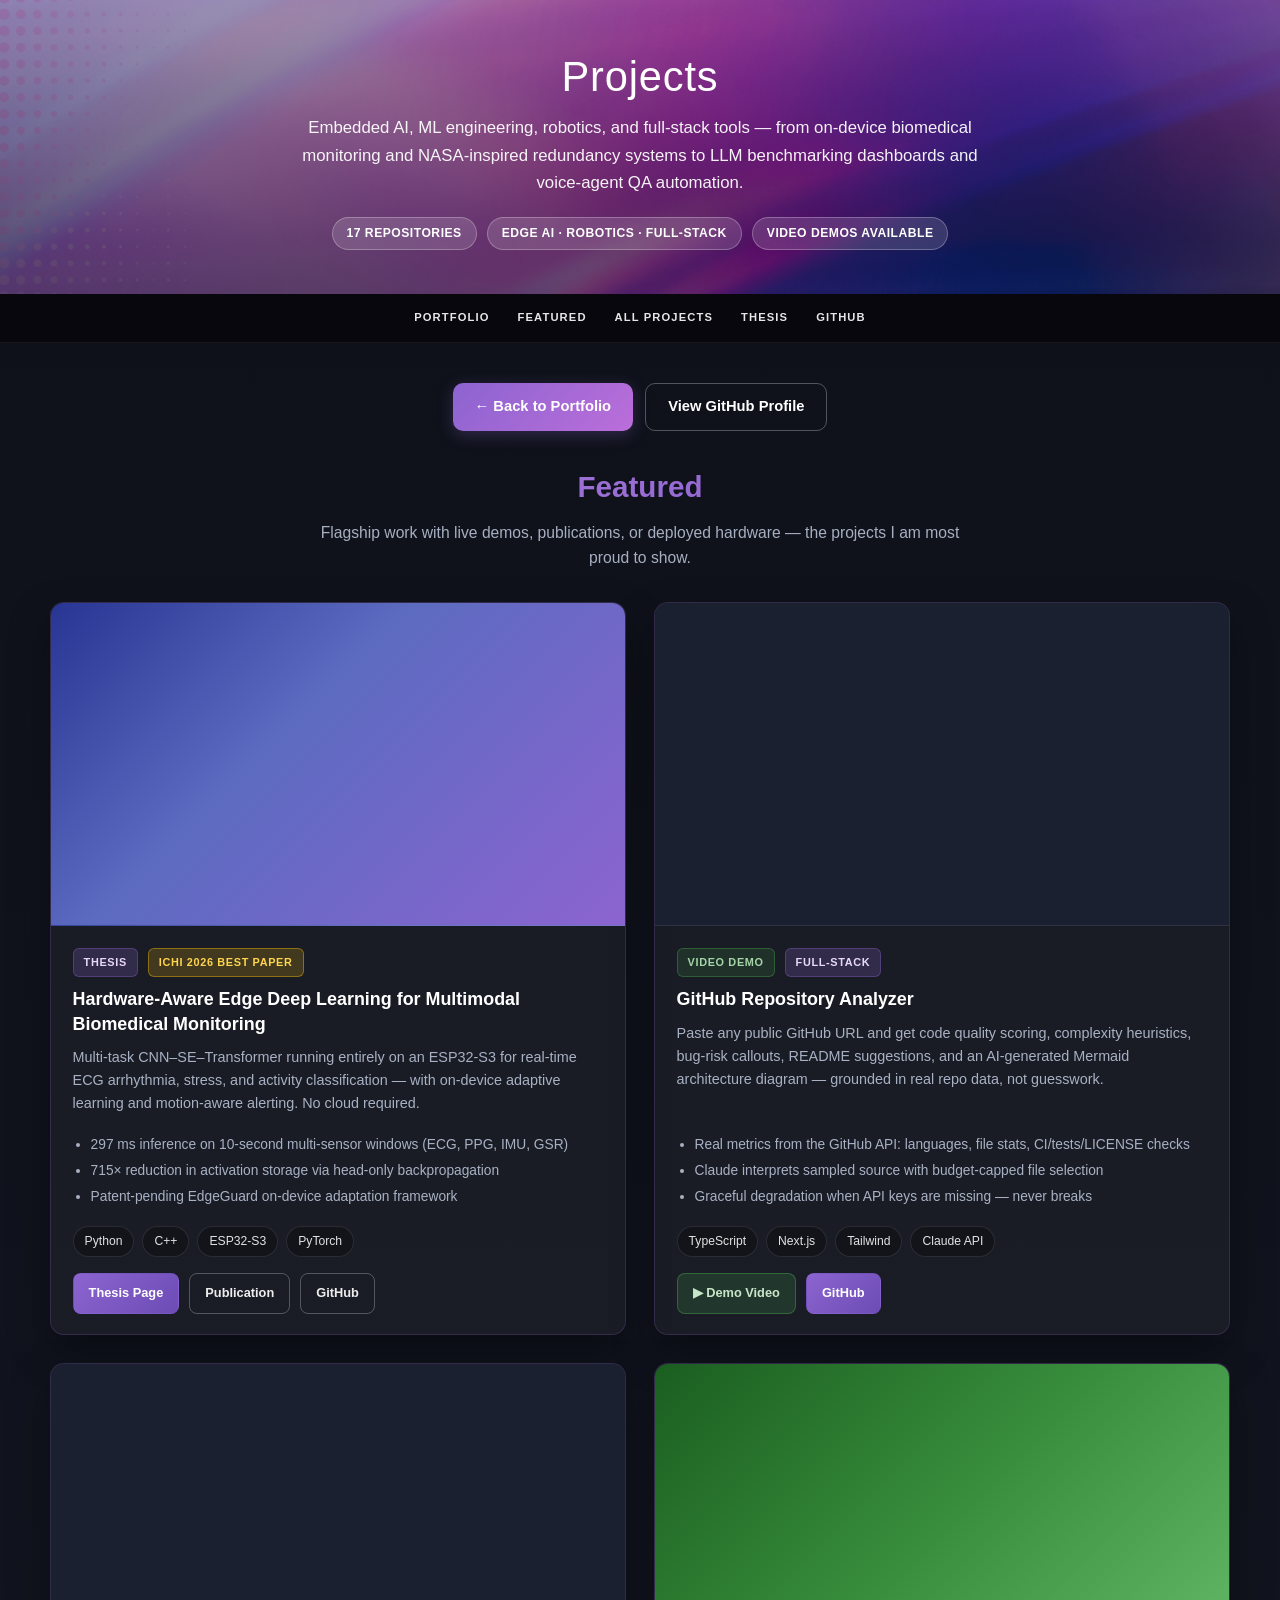
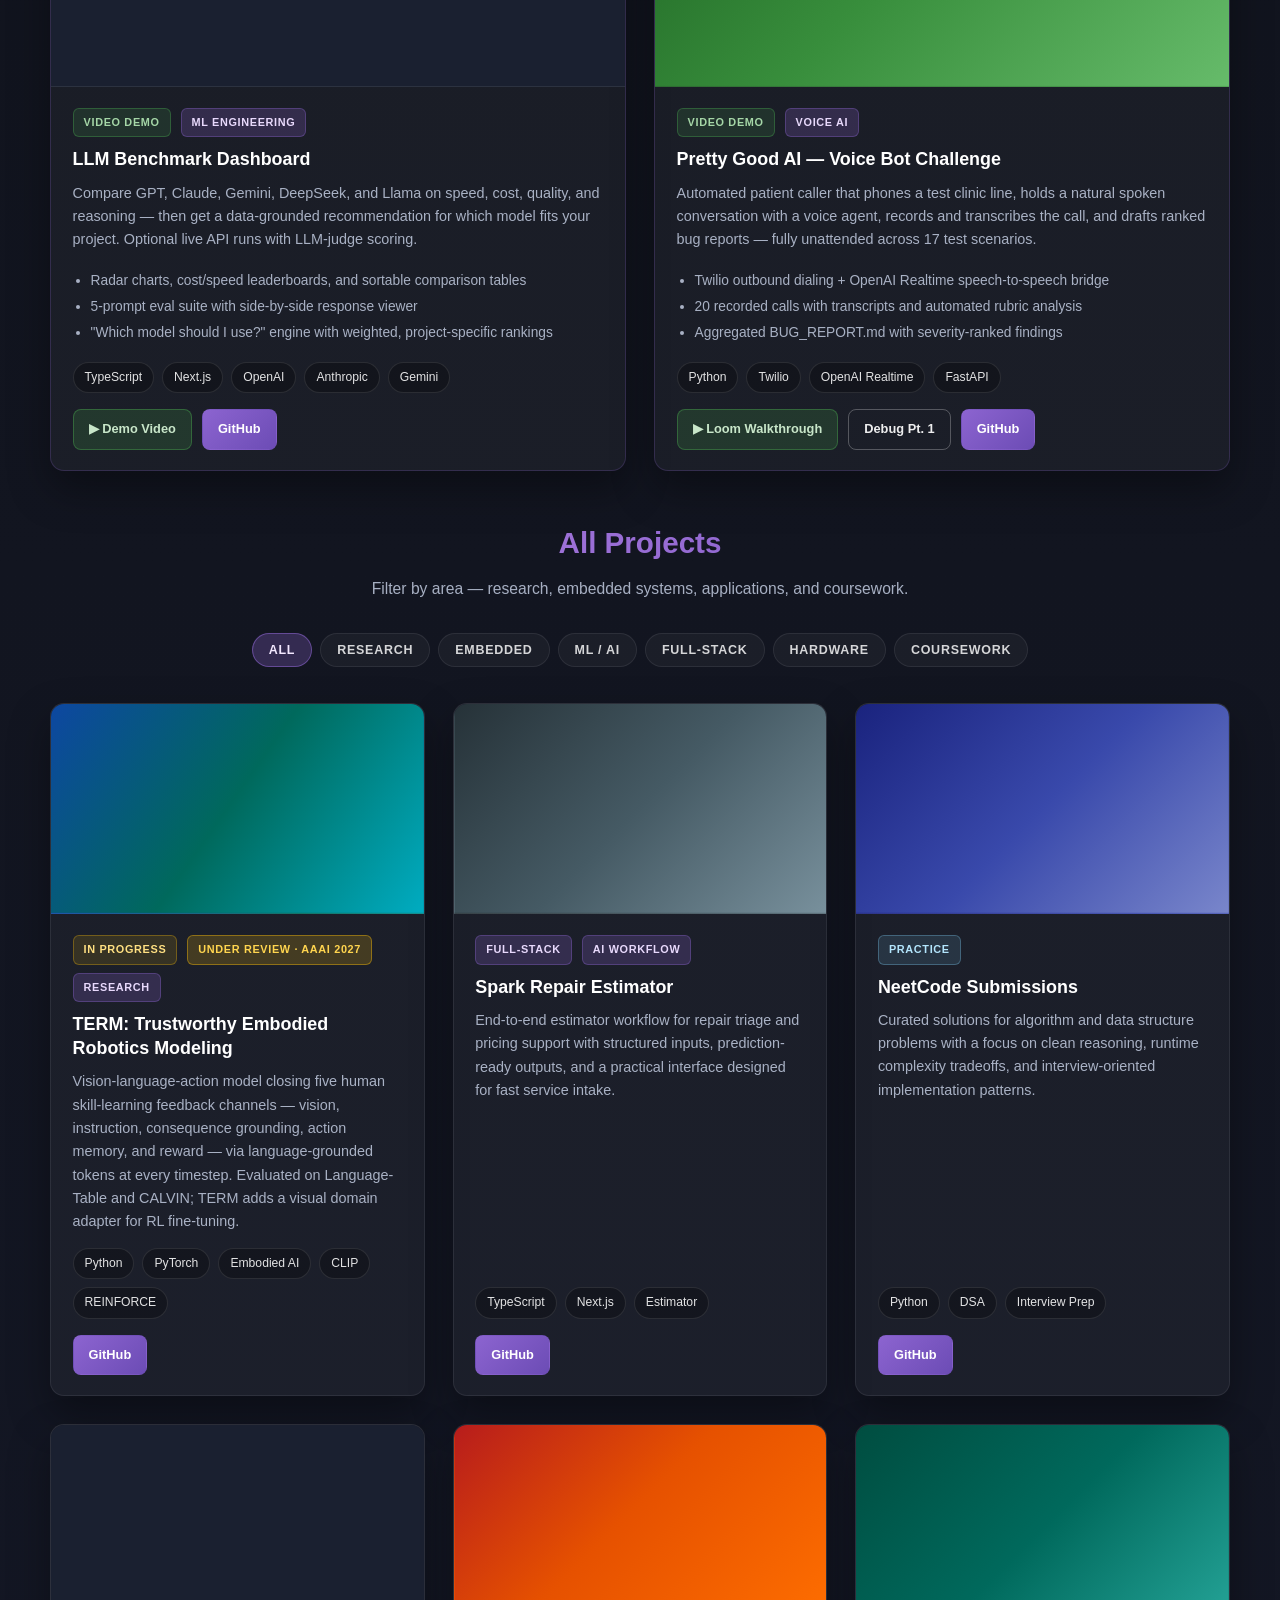
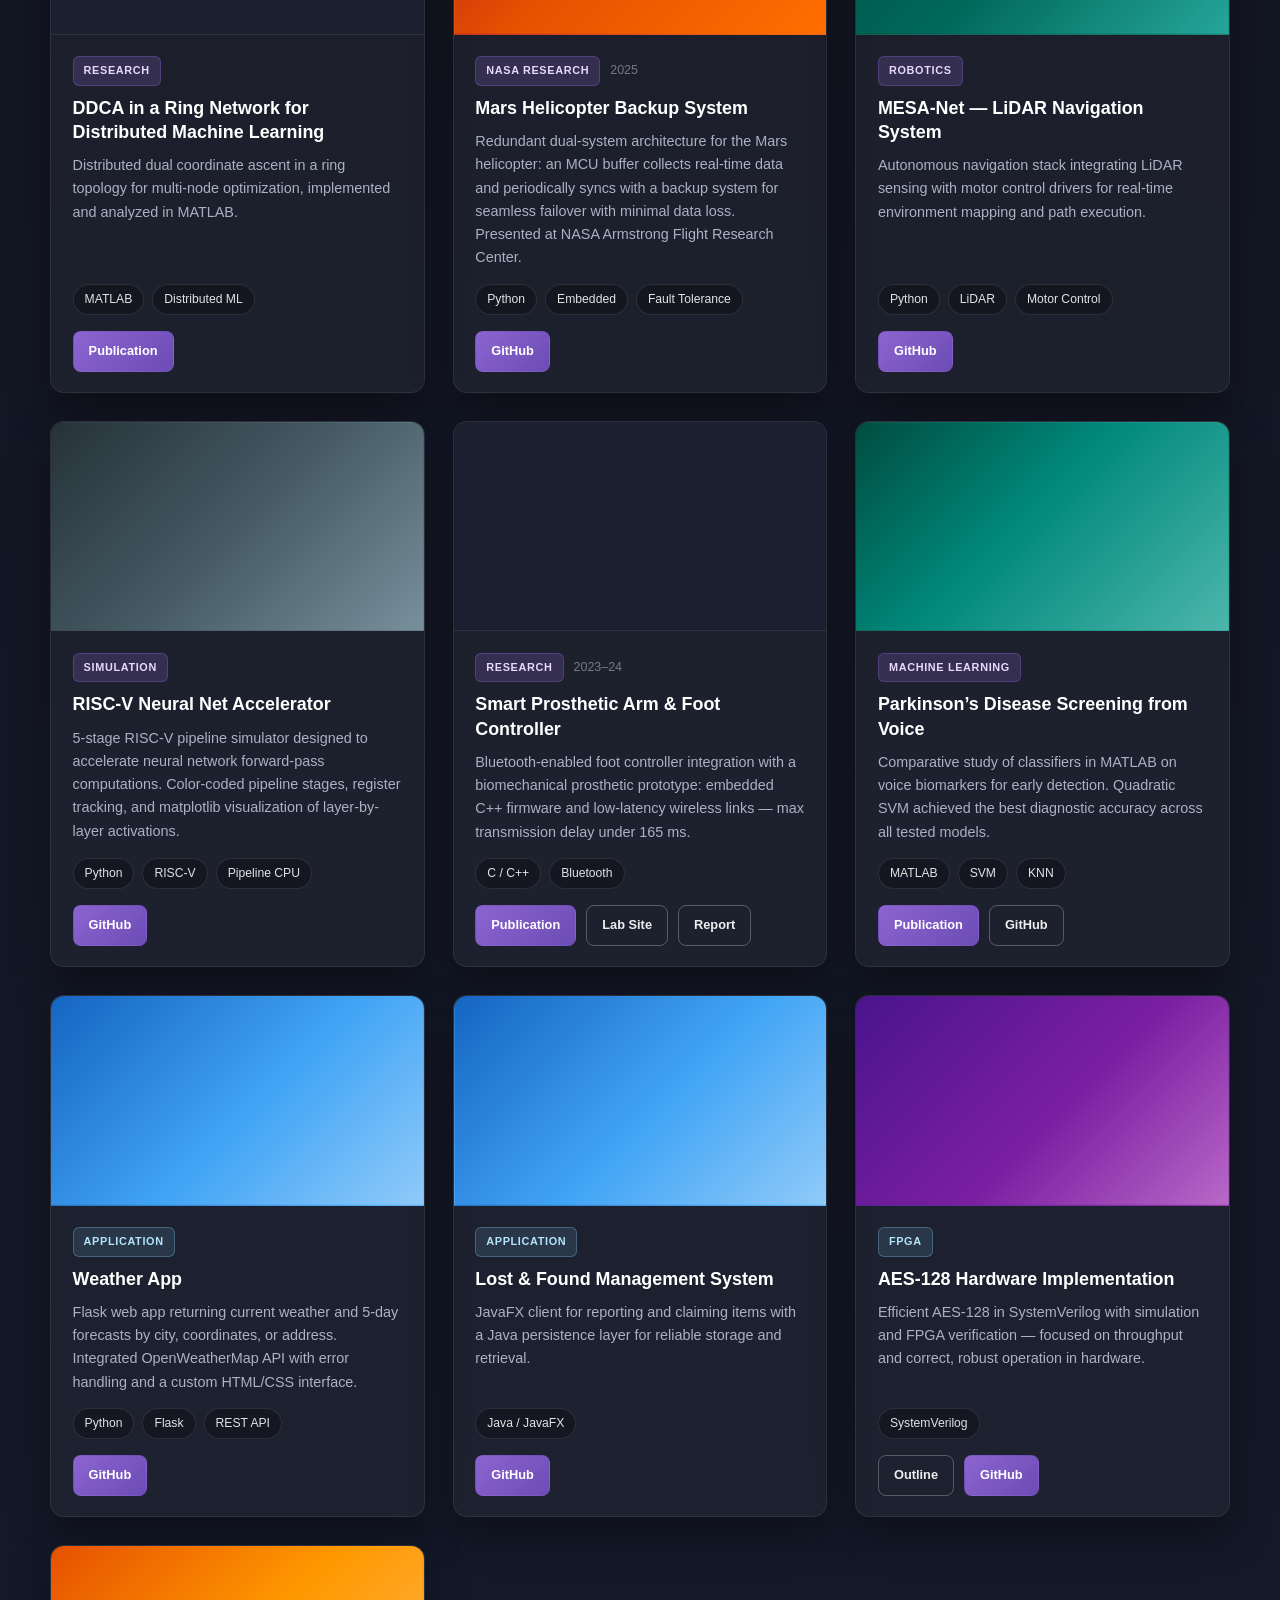
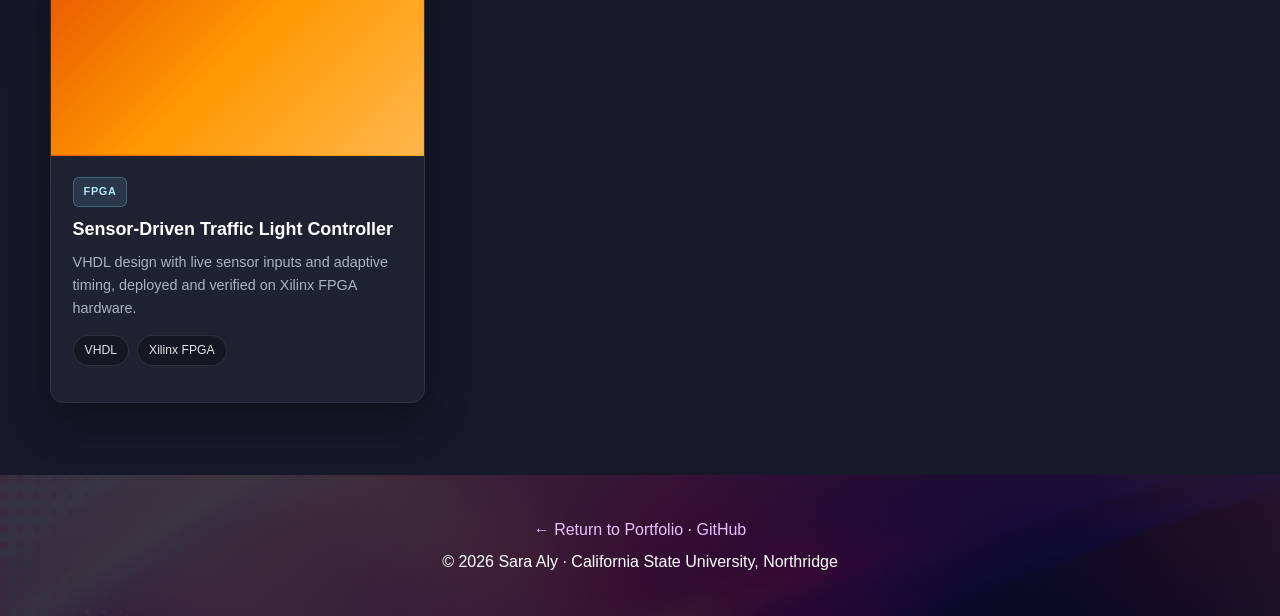
<file: projects.html>
<!DOCTYPE html>
<html lang="en">
  <head>
    <meta charset="UTF-8">
    <meta name="viewport" content="width=device-width, initial-scale=1.0">
    <meta name="description" content="Projects — embedded AI, ML engineering, robotics, and full-stack applications by Sara Aly">
    <meta name="author" content="Sara Aly">
    <title>Projects · Sara Aly</title>
    <style>
      :root {
        --font-sans: -apple-system, BlinkMacSystemFont, "Segoe UI", Roboto, "Helvetica Neue", Arial, sans-serif;
        --color-text: #e8ecf4;
        --color-text-muted: rgba(200, 210, 230, 0.82);
        --surface-card: rgba(255, 255, 255, 0.04);
        --surface-card-hover: rgba(255, 255, 255, 0.06);
        --border-subtle: rgba(255, 255, 255, 0.08);
        --accent: #8c64d0;
        --accent-light: #e8d9fc;
        --radius-md: 14px;
        --shadow-card: 0 18px 40px rgba(0, 0, 0, 0.35);
        --btn-grad: linear-gradient(135deg, #8c64d0, #bb6eda);
        --btn-grad-hover: linear-gradient(135deg, #9d74e0, #cb7eea);
        --btn-shadow: 0 4px 16px rgba(140, 100, 208, 0.28);
      }

      * { box-sizing: border-box; }

      html { scroll-behavior: smooth; }

      body {
        font-family: var(--font-sans);
        background: linear-gradient(180deg, #0e1119 0%, #121520 40%, #15192a 100%);
        color: var(--color-text);
        margin: 0;
        line-height: 1.6;
        -webkit-font-smoothing: antialiased;
      }

      header {
        position: relative;
        background: url('Documents/Pink and Purple Gradient Technology Business LinkedIn Banner.png') center/cover;
        color: #fff;
        padding: 52px 24px 44px;
        text-align: center;
      }

      header::after {
        content: "";
        position: absolute;
        inset: 0;
        background: linear-gradient(180deg, rgba(18, 15, 35, 0.3) 0%, rgba(18, 15, 35, 0.62) 100%);
        pointer-events: none;
      }

      header .header-inner {
        position: relative;
        z-index: 1;
        max-width: 920px;
        margin: 0 auto;
      }

      header h1 {
        margin: 0 0 12px;
        font-size: clamp(1.75rem, 4.5vw, 2.6rem);
        font-weight: 400;
        letter-spacing: 0.02em;
        line-height: 1.2;
      }

      header p {
        margin: 0 auto;
        max-width: 720px;
        font-size: 1.05rem;
        opacity: 0.94;
        line-height: 1.65;
      }

      .badge-row {
        display: flex;
        flex-wrap: wrap;
        justify-content: center;
        gap: 10px;
        margin-top: 20px;
      }

      .badge {
        display: inline-block;
        padding: 6px 14px;
        border-radius: 999px;
        font-size: 0.76rem;
        font-weight: 600;
        letter-spacing: 0.04em;
        text-transform: uppercase;
        background: rgba(255, 255, 255, 0.14);
        border: 1px solid rgba(255, 255, 255, 0.26);
      }

      nav {
        background: rgba(8, 8, 14, 0.97);
        border-bottom: 1px solid rgba(255, 255, 255, 0.06);
        position: sticky;
        top: 0;
        z-index: 1000;
        backdrop-filter: blur(12px);
      }

      nav ul {
        list-style: none;
        margin: 0;
        padding: 0;
        display: flex;
        flex-wrap: wrap;
        justify-content: center;
        gap: 2px;
      }

      nav a {
        display: inline-block;
        padding: 15px 13px;
        color: rgba(255, 255, 255, 0.9);
        text-decoration: none;
        font-size: 0.7rem;
        font-weight: 600;
        letter-spacing: 0.1em;
        text-transform: uppercase;
        transition: color 0.2s ease;
      }

      nav a:hover,
      nav a.is-active { color: #ebc0fc; }

      main {
        padding: 40px 20px 72px;
      }

      .page-wrap {
        max-width: 1180px;
        margin: 0 auto;
      }

      .top-actions {
        display: flex;
        flex-wrap: wrap;
        gap: 12px;
        justify-content: center;
        margin-bottom: 32px;
      }

      .custom-btn {
        background: var(--btn-grad);
        color: #fff;
        padding: 11px 22px;
        border-radius: 10px;
        text-decoration: none;
        font-weight: 600;
        font-size: 0.92rem;
        box-shadow: var(--btn-shadow);
        transition: transform 0.2s ease, filter 0.2s ease;
        display: inline-flex;
        align-items: center;
        gap: 6px;
      }

      .custom-btn:hover {
        transform: translateY(-2px);
        filter: brightness(1.06);
      }

      .custom-btn--ghost {
        background: transparent;
        border: 1px solid rgba(255, 255, 255, 0.28);
        box-shadow: none;
      }

      .custom-btn--ghost:hover {
        background: rgba(255, 255, 255, 0.06);
      }

      .gradient-text {
        font-weight: 700;
        background: linear-gradient(100deg, #c9a3e8 0%, #9b6fd6 45%, #7b56c4 100%);
        -webkit-background-clip: text;
        -webkit-text-fill-color: transparent;
        background-clip: text;
        color: transparent;
      }

      .section-heading {
        text-align: center;
        margin: 0 0 10px;
        font-size: clamp(1.4rem, 3vw, 1.85rem);
      }

      .section-sub {
        text-align: center;
        color: var(--color-text-muted);
        max-width: 680px;
        margin: 0 auto 32px;
        font-size: 0.98rem;
      }

      .filter-bar {
        display: flex;
        flex-wrap: wrap;
        justify-content: center;
        gap: 8px;
        margin-bottom: 36px;
      }

      .filter-btn {
        font-family: inherit;
        font-size: 0.78rem;
        font-weight: 600;
        letter-spacing: 0.06em;
        text-transform: uppercase;
        padding: 9px 16px;
        border-radius: 999px;
        border: 1px solid var(--border-subtle);
        background: rgba(255, 255, 255, 0.04);
        color: rgba(255, 255, 255, 0.82);
        cursor: pointer;
        transition: background 0.2s ease, border-color 0.2s ease, color 0.2s ease;
      }

      .filter-btn:hover {
        border-color: rgba(140, 100, 208, 0.45);
        color: #fff;
      }

      .filter-btn.is-active {
        background: rgba(140, 100, 208, 0.28);
        border-color: rgba(140, 100, 208, 0.55);
        color: #f3e8ff;
      }

      .featured-grid {
        display: grid;
        grid-template-columns: repeat(auto-fit, minmax(min(100%, 520px), 1fr));
        gap: 1.75rem;
        margin-bottom: 48px;
      }

      .projects-grid {
        display: grid;
        grid-template-columns: repeat(auto-fit, minmax(min(100%, 340px), 1fr));
        gap: 1.75rem;
      }

      .project-card {
        display: flex;
        flex-direction: column;
        background: var(--surface-card);
        border: 1px solid var(--border-subtle);
        border-radius: var(--radius-md);
        overflow: hidden;
        box-shadow: var(--shadow-card);
        transition: border-color 0.25s ease, transform 0.2s ease, background 0.2s ease;
      }

      .project-card:hover {
        border-color: rgba(140, 100, 208, 0.45);
        background: var(--surface-card-hover);
        transform: translateY(-2px);
      }

      .project-card--featured {
        border-color: rgba(140, 100, 208, 0.22);
      }

      .project-card.is-hidden { display: none; }

      .project-card__media {
        position: relative;
        aspect-ratio: 16 / 9;
        background: #1a2030;
        border-bottom: 1px solid var(--border-subtle);
        overflow: hidden;
      }

      .project-card__media img {
        width: 100%;
        height: 100%;
        object-fit: cover;
        display: block;
      }

      .project-card__media--gradient {
        background-size: cover;
        background-position: center;
      }

      .project-card__play {
        position: absolute;
        inset: 0;
        display: flex;
        align-items: center;
        justify-content: center;
        background: rgba(0, 0, 0, 0.35);
        color: #fff;
        text-decoration: none;
        font-size: 0.85rem;
        font-weight: 600;
        letter-spacing: 0.04em;
        text-transform: uppercase;
        opacity: 0;
        transition: opacity 0.2s ease, background 0.2s ease;
      }

      .project-card__media:hover .project-card__play {
        opacity: 1;
        background: rgba(0, 0, 0, 0.55);
      }

      .project-card__play span {
        display: inline-flex;
        align-items: center;
        gap: 8px;
        padding: 10px 18px;
        border-radius: 999px;
        background: rgba(140, 100, 208, 0.85);
        border: 1px solid rgba(255, 255, 255, 0.2);
      }

      .project-card__body {
        padding: 1.35rem 1.35rem 1.25rem;
        display: flex;
        flex-direction: column;
        flex: 1;
      }

      .project-card__meta {
        display: flex;
        flex-wrap: wrap;
        align-items: center;
        gap: 8px 10px;
        margin-bottom: 10px;
      }

      .project-card__badge {
        display: inline-block;
        font-size: 0.68rem;
        font-weight: 700;
        letter-spacing: 0.06em;
        text-transform: uppercase;
        padding: 5px 10px;
        border-radius: 6px;
        background: rgba(140, 100, 208, 0.22);
        color: var(--accent-light);
        border: 1px solid rgba(140, 100, 208, 0.35);
      }

      .project-card__badge--award {
        background: rgba(255, 193, 7, 0.18);
        color: #ffd54f;
        border-color: rgba(255, 193, 7, 0.4);
      }

      .project-card__badge--demo {
        background: rgba(76, 175, 80, 0.15);
        color: #a5d6a7;
        border-color: rgba(76, 175, 80, 0.35);
      }

      .project-card__badge--progress {
        background: rgba(255, 193, 7, 0.12);
        color: #ffe082;
        border-color: rgba(255, 193, 7, 0.3);
      }

      .project-card__badge--course {
        background: rgba(129, 212, 250, 0.12);
        color: #b3e5fc;
        border-color: rgba(129, 212, 250, 0.3);
      }

      .project-card__period {
        font-size: 0.78rem;
        color: rgba(255, 255, 255, 0.4);
      }

      .project-card__title {
        font-size: 1.12rem;
        font-weight: 600;
        line-height: 1.35;
        margin: 0 0 10px;
        color: #fff;
      }

      .project-card__summary {
        margin: 0 0 14px;
        font-size: 0.9rem;
        line-height: 1.62;
        color: var(--color-text-muted);
        flex: 1;
      }

      .project-card__highlights {
        margin: 0 0 14px;
        padding-left: 18px;
        font-size: 0.86rem;
        color: var(--color-text-muted);
      }

      .project-card__highlights li { margin: 4px 0; }

      .project-card__tags {
        display: flex;
        flex-wrap: wrap;
        gap: 8px;
        list-style: none;
        padding: 0;
        margin: 0 0 16px;
      }

      .project-card__tags a,
      .project-card__tags span {
        display: inline-block;
        font-size: 0.76rem;
        padding: 5px 11px;
        border-radius: 999px;
        background: rgba(0, 0, 0, 0.28);
        color: rgba(255, 255, 255, 0.88);
        border: 1px solid rgba(255, 255, 255, 0.1);
        text-decoration: none;
        transition: background 0.2s ease, border-color 0.2s ease;
      }

      .project-card__tags a:hover {
        background: rgba(140, 100, 208, 0.28);
        border-color: rgba(140, 100, 208, 0.5);
      }

      .project-card__actions {
        display: flex;
        flex-wrap: wrap;
        gap: 10px;
        margin-top: auto;
      }

      .project-btn {
        display: inline-flex;
        align-items: center;
        justify-content: center;
        font-size: 0.8rem;
        font-weight: 600;
        padding: 9px 15px;
        border-radius: 8px;
        text-decoration: none;
        transition: filter 0.2s ease, background 0.2s ease, border-color 0.2s ease;
        border: 1px solid transparent;
        font-family: inherit;
      }

      .project-btn--primary {
        background: linear-gradient(135deg, #8c64d0, #6c4cb5);
        color: #fff !important;
      }

      .project-btn--primary:hover { filter: brightness(1.08); }

      .project-btn--ghost {
        background: transparent;
        color: rgba(255, 255, 255, 0.92) !important;
        border-color: rgba(255, 255, 255, 0.26);
      }

      .project-btn--ghost:hover {
        background: rgba(255, 255, 255, 0.07);
        border-color: rgba(255, 255, 255, 0.42);
      }

      .project-btn--demo {
        background: rgba(76, 175, 80, 0.18);
        color: #c8e6c9 !important;
        border-color: rgba(76, 175, 80, 0.4);
      }

      .project-btn--demo:hover {
        background: rgba(76, 175, 80, 0.28);
      }

      .viz-thesis { background-image: linear-gradient(135deg, #283593 0%, #5c6bc0 40%, #8c64d0 100%); }
      .viz-analyzer { background-image: url('https://raw.githubusercontent.com/sara-kaz/github-repo-analyzer/main/public/screenshot.png'); }
      .viz-llm { background-image: url('https://raw.githubusercontent.com/sara-kaz/llm-benchmark-dashboard/main/public/screenshot.png'); }
      .viz-voice { background-image: linear-gradient(135deg, #1b5e20 0%, #388e3c 50%, #66bb6a 100%); }
      .viz-rlvla { background-image: linear-gradient(125deg, #0d47a1 0%, #00695c 48%, #00acc1 100%); }
      .viz-ddca { background-image: url('https://drive.google.com/thumbnail?id=1xYeh7yMGNv6ISAsKeGX4j5_oU_VFy669&sz=w2000'); }
      .viz-prosthetic { background-image: url('https://www.csun.edu/~pbishay/img/Smart_Prosthetics_Team_2023_24.jpg'); }
      .viz-mars { background-image: linear-gradient(135deg, #b71c1c 0%, #e65100 45%, #ff6f00 100%); }
      .viz-mesa { background-image: linear-gradient(135deg, #004d40 0%, #00695c 50%, #26a69a 100%); }
      .viz-riscv { background-image: linear-gradient(135deg, #263238 0%, #455a64 50%, #78909c 100%); }
      .viz-ml { background-image: linear-gradient(135deg, #004d40 0%, #00897b 45%, #4db6ac 100%); }
      .viz-sys { background-image: linear-gradient(135deg, #4a148c 0%, #7b1fa2 55%, #ba68c8 100%); }
      .viz-app { background-image: linear-gradient(135deg, #1565c0 0%, #42a5f5 55%, #90caf9 100%); }
      .viz-traffic { background-image: linear-gradient(135deg, #e65100 0%, #ff9800 50%, #ffb74d 100%); }
      .viz-repair { background-image: linear-gradient(135deg, #263238 0%, #455a64 50%, #78909c 100%); }
      .viz-neetcode { background-image: linear-gradient(135deg, #1a237e 0%, #3949ab 50%, #7986cb 100%); }

      footer {
        background: url('Documents/Pink and Purple Gradient Technology Business LinkedIn Banner.png') center/cover;
        color: #fff;
        text-align: center;
        padding: 36px 20px;
        position: relative;
      }

      footer::before {
        content: "";
        position: absolute;
        inset: 0;
        background: rgba(0, 0, 0, 0.72);
      }

      footer p {
        position: relative;
        z-index: 1;
        margin: 6px 0;
      }

      footer a {
        color: #ebc0fc;
        text-decoration: none;
      }

      footer a:hover { text-decoration: underline; }

      @media (max-width: 768px) {
        .featured-grid,
        .projects-grid { grid-template-columns: 1fr; }
        .filter-btn { font-size: 0.72rem; padding: 8px 12px; }
      }
    </style>
  </head>
  <body>
    <header>
      <div class="header-inner">
        <h1>Projects</h1>
        <p>
          Embedded AI, ML engineering, robotics, and full-stack tools — from on-device biomedical monitoring
          and NASA-inspired redundancy systems to LLM benchmarking dashboards and voice-agent QA automation.
        </p>
        <div class="badge-row">
          <span class="badge">17 Repositories</span>
          <span class="badge">Edge AI · Robotics · Full-Stack</span>
          <span class="badge">Video Demos Available</span>
        </div>
      </div>
    </header>

    <nav aria-label="Projects page">
      <ul>
        <li><a href="index.html">Portfolio</a></li>
        <li><a href="#featured">Featured</a></li>
        <li><a href="#all-projects">All Projects</a></li>
        <li><a href="thesis.html">Thesis</a></li>
        <li><a href="https://github.com/sara-kaz" target="_blank" rel="noopener">GitHub</a></li>
      </ul>
    </nav>

    <main>
      <div class="page-wrap">
        <div class="top-actions">
          <a class="custom-btn" href="index.html">← Back to Portfolio</a>
          <a class="custom-btn custom-btn--ghost" href="https://github.com/sara-kaz" target="_blank" rel="noopener">View GitHub Profile</a>
        </div>

        <section id="featured">
          <h2 class="section-heading gradient-text">Featured</h2>
          <p class="section-sub">Flagship work with live demos, publications, or deployed hardware — the projects I am most proud to show.</p>

          <div class="featured-grid">
            <article class="project-card project-card--featured" data-category="research embedded">
              <div class="project-card__media project-card__media--gradient viz-thesis">
                <a class="project-card__play" href="thesis.html" aria-label="Open thesis page">
                  <span>▶ Explore Thesis</span>
                </a>
              </div>
              <div class="project-card__body">
                <div class="project-card__meta">
                  <span class="project-card__badge">Thesis</span>
                  <span class="project-card__badge project-card__badge--award">ICHI 2026 Best Paper</span>
                </div>
                <h3 class="project-card__title">Hardware-Aware Edge Deep Learning for Multimodal Biomedical Monitoring</h3>
                <p class="project-card__summary">
                  Multi-task CNN–SE–Transformer running entirely on an ESP32-S3 for real-time ECG arrhythmia, stress,
                  and activity classification — with on-device adaptive learning and motion-aware alerting. No cloud required.
                </p>
                <ul class="project-card__highlights">
                  <li>297 ms inference on 10-second multi-sensor windows (ECG, PPG, IMU, GSR)</li>
                  <li>715× reduction in activation storage via head-only backpropagation</li>
                  <li>Patent-pending EdgeGuard on-device adaptation framework</li>
                </ul>
                <ul class="project-card__tags">
                  <li><a href="https://github.com/sara-kaz/edge-biomedical-monitoring" target="_blank" rel="noopener">Python</a></li>
                  <li><a href="https://github.com/sara-kaz/edge-biomedical-monitoring" target="_blank" rel="noopener">C++</a></li>
                  <li><span>ESP32-S3</span></li>
                  <li><span>PyTorch</span></li>
                </ul>
                <div class="project-card__actions">
                  <a class="project-btn project-btn--primary" href="thesis.html">Thesis Page</a>
                  <a class="project-btn project-btn--ghost" href="index.html#pub-ichi">Publication</a>
                  <a class="project-btn project-btn--ghost" href="https://github.com/sara-kaz/edge-biomedical-monitoring" target="_blank" rel="noopener">GitHub</a>
                </div>
              </div>
            </article>

            <article class="project-card project-card--featured" data-category="fullstack">
              <div class="project-card__media project-card__media--gradient viz-analyzer">
                <a class="project-card__play" href="https://screen.studio/share/W4oFUgSn" target="_blank" rel="noopener" aria-label="Watch demo video">
                  <span>▶ Watch Demo</span>
                </a>
              </div>
              <div class="project-card__body">
                <div class="project-card__meta">
                  <span class="project-card__badge project-card__badge--demo">Video Demo</span>
                  <span class="project-card__badge">Full-Stack</span>
                </div>
                <h3 class="project-card__title">GitHub Repository Analyzer</h3>
                <p class="project-card__summary">
                  Paste any public GitHub URL and get code quality scoring, complexity heuristics, bug-risk callouts,
                  README suggestions, and an AI-generated Mermaid architecture diagram — grounded in real repo data, not guesswork.
                </p>
                <ul class="project-card__highlights">
                  <li>Real metrics from the GitHub API: languages, file stats, CI/tests/LICENSE checks</li>
                  <li>Claude interprets sampled source with budget-capped file selection</li>
                  <li>Graceful degradation when API keys are missing — never breaks</li>
                </ul>
                <ul class="project-card__tags">
                  <li><a href="https://github.com/sara-kaz/github-repo-analyzer" target="_blank" rel="noopener">TypeScript</a></li>
                  <li><span>Next.js</span></li>
                  <li><span>Tailwind</span></li>
                  <li><span>Claude API</span></li>
                </ul>
                <div class="project-card__actions">
                  <a class="project-btn project-btn--demo" href="https://screen.studio/share/W4oFUgSn" target="_blank" rel="noopener">▶ Demo Video</a>
                  <a class="project-btn project-btn--primary" href="https://github.com/sara-kaz/github-repo-analyzer" target="_blank" rel="noopener">GitHub</a>
                </div>
              </div>
            </article>

            <article class="project-card project-card--featured" data-category="fullstack ml">
              <div class="project-card__media project-card__media--gradient viz-llm">
                <a class="project-card__play" href="https://drive.google.com/file/d/1a-Dmxk95OOqPRPn8RlSARE7rESJof3jE/view?usp=sharing" target="_blank" rel="noopener" aria-label="Watch demo video">
                  <span>▶ Watch Demo</span>
                </a>
              </div>
              <div class="project-card__body">
                <div class="project-card__meta">
                  <span class="project-card__badge project-card__badge--demo">Video Demo</span>
                  <span class="project-card__badge">ML Engineering</span>
                </div>
                <h3 class="project-card__title">LLM Benchmark Dashboard</h3>
                <p class="project-card__summary">
                  Compare GPT, Claude, Gemini, DeepSeek, and Llama on speed, cost, quality, and reasoning — then get a
                  data-grounded recommendation for which model fits your project. Optional live API runs with LLM-judge scoring.
                </p>
                <ul class="project-card__highlights">
                  <li>Radar charts, cost/speed leaderboards, and sortable comparison tables</li>
                  <li>5-prompt eval suite with side-by-side response viewer</li>
                  <li>"Which model should I use?" engine with weighted, project-specific rankings</li>
                </ul>
                <ul class="project-card__tags">
                  <li><a href="https://github.com/sara-kaz/llm-benchmark-dashboard" target="_blank" rel="noopener">TypeScript</a></li>
                  <li><span>Next.js</span></li>
                  <li><span>OpenAI</span></li>
                  <li><span>Anthropic</span></li>
                  <li><span>Gemini</span></li>
                </ul>
                <div class="project-card__actions">
                  <a class="project-btn project-btn--demo" href="https://drive.google.com/file/d/1a-Dmxk95OOqPRPn8RlSARE7rESJof3jE/view?usp=sharing" target="_blank" rel="noopener">▶ Demo Video</a>
                  <a class="project-btn project-btn--primary" href="https://github.com/sara-kaz/llm-benchmark-dashboard" target="_blank" rel="noopener">GitHub</a>
                </div>
              </div>
            </article>

            <article class="project-card project-card--featured" data-category="fullstack ml">
              <div class="project-card__media project-card__media--gradient viz-voice">
                <a class="project-card__play" href="https://www.loom.com/share/5750342a89ab4cafb318a54be992937b" target="_blank" rel="noopener" aria-label="Watch Loom walkthrough">
                  <span>▶ Watch Demo</span>
                </a>
              </div>
              <div class="project-card__body">
                <div class="project-card__meta">
                  <span class="project-card__badge project-card__badge--demo">Video Demo</span>
                  <span class="project-card__badge">Voice AI</span>
                </div>
                <h3 class="project-card__title">Pretty Good AI — Voice Bot Challenge</h3>
                <p class="project-card__summary">
                  Automated patient caller that phones a test clinic line, holds a natural spoken conversation with a voice agent,
                  records and transcribes the call, and drafts ranked bug reports — fully unattended across 17 test scenarios.
                </p>
                <ul class="project-card__highlights">
                  <li>Twilio outbound dialing + OpenAI Realtime speech-to-speech bridge</li>
                  <li>20 recorded calls with transcripts and automated rubric analysis</li>
                  <li>Aggregated BUG_REPORT.md with severity-ranked findings</li>
                </ul>
                <ul class="project-card__tags">
                  <li><a href="https://github.com/sara-kaz/pgai-voice-challenge" target="_blank" rel="noopener">Python</a></li>
                  <li><span>Twilio</span></li>
                  <li><span>OpenAI Realtime</span></li>
                  <li><span>FastAPI</span></li>
                </ul>
                <div class="project-card__actions">
                  <a class="project-btn project-btn--demo" href="https://www.loom.com/share/5750342a89ab4cafb318a54be992937b" target="_blank" rel="noopener">▶ Loom Walkthrough</a>
                  <a class="project-btn project-btn--ghost" href="https://www.loom.com/share/a7c262546f1d4c67b4f1a82f4bcfafb6" target="_blank" rel="noopener">Debug Pt. 1</a>
                  <a class="project-btn project-btn--primary" href="https://github.com/sara-kaz/pgai-voice-challenge" target="_blank" rel="noopener">GitHub</a>
                </div>
              </div>
            </article>
          </div>
        </section>

        <section id="all-projects">
          <h2 class="section-heading gradient-text">All Projects</h2>
          <p class="section-sub">Filter by area — research, embedded systems, applications, and coursework.</p>

          <div class="filter-bar" role="group" aria-label="Filter projects">
            <button class="filter-btn is-active" type="button" data-filter="all">All</button>
            <button class="filter-btn" type="button" data-filter="research">Research</button>
            <button class="filter-btn" type="button" data-filter="embedded">Embedded</button>
            <button class="filter-btn" type="button" data-filter="ml">ML / AI</button>
            <button class="filter-btn" type="button" data-filter="fullstack">Full-Stack</button>
            <button class="filter-btn" type="button" data-filter="hardware">Hardware</button>
            <button class="filter-btn" type="button" data-filter="course">Coursework</button>
          </div>

          <div class="projects-grid" id="projects-grid">
            <article class="project-card" data-category="research ml">
              <div class="project-card__media project-card__media--gradient viz-rlvla"></div>
              <div class="project-card__body">
                <div class="project-card__meta">
                  <span class="project-card__badge project-card__badge--progress">In Progress</span>
                  <span class="project-card__badge project-card__badge--award">Under Review · AAAI 2027</span>
                  <span class="project-card__badge">Research</span>
                </div>
                <h3 class="project-card__title">TERM: Trustworthy Embodied Robotics Modeling</h3>
                <p class="project-card__summary">
                  Vision-language-action model closing five human skill-learning feedback channels — vision, instruction,
                  consequence grounding, action memory, and reward — via language-grounded tokens at every timestep.
                  Evaluated on Language-Table and CALVIN; TERM adds a visual domain adapter for RL fine-tuning.
                </p>
                <ul class="project-card__tags">
                  <li><a href="https://github.com/sara-kaz/TERM" target="_blank" rel="noopener">Python</a></li>
                  <li><span>PyTorch</span></li>
                  <li><span>Embodied AI</span></li>
                  <li><span>CLIP</span></li>
                  <li><span>REINFORCE</span></li>
                </ul>
                <div class="project-card__actions">
                  <a class="project-btn project-btn--primary" href="https://github.com/sara-kaz/TERM" target="_blank" rel="noopener">GitHub</a>
                </div>
              </div>
            </article>

            <article class="project-card" data-category="fullstack ml">
              <div class="project-card__media project-card__media--gradient viz-repair"></div>
              <div class="project-card__body">
                <div class="project-card__meta">
                  <span class="project-card__badge">Full-Stack</span>
                  <span class="project-card__badge">AI Workflow</span>
                </div>
                <h3 class="project-card__title">Spark Repair Estimator</h3>
                <p class="project-card__summary">
                  End-to-end estimator workflow for repair triage and pricing support with structured inputs,
                  prediction-ready outputs, and a practical interface designed for fast service intake.
                </p>
                <ul class="project-card__tags">
                  <li><a href="https://github.com/sara-kaz/repair-estimator" target="_blank" rel="noopener">TypeScript</a></li>
                  <li><span>Next.js</span></li>
                  <li><span>Estimator</span></li>
                </ul>
                <div class="project-card__actions">
                  <a class="project-btn project-btn--primary" href="https://github.com/sara-kaz/repair-estimator" target="_blank" rel="noopener">GitHub</a>
                </div>
              </div>
            </article>

            <article class="project-card" data-category="ml course">
              <div class="project-card__media project-card__media--gradient viz-neetcode"></div>
              <div class="project-card__body">
                <div class="project-card__meta">
                  <span class="project-card__badge project-card__badge--course">Practice</span>
                </div>
                <h3 class="project-card__title">NeetCode Submissions</h3>
                <p class="project-card__summary">
                  Curated solutions for algorithm and data structure problems with a focus on clean reasoning,
                  runtime complexity tradeoffs, and interview-oriented implementation patterns.
                </p>
                <ul class="project-card__tags">
                  <li><a href="https://github.com/sara-kaz/neetcode-submissions" target="_blank" rel="noopener">Python</a></li>
                  <li><span>DSA</span></li>
                  <li><span>Interview Prep</span></li>
                </ul>
                <div class="project-card__actions">
                  <a class="project-btn project-btn--primary" href="https://github.com/sara-kaz/neetcode-submissions" target="_blank" rel="noopener">GitHub</a>
                </div>
              </div>
            </article>

            <article class="project-card" data-category="research ml">
              <div class="project-card__media project-card__media--gradient viz-ddca"></div>
              <div class="project-card__body">
                <div class="project-card__meta">
                  <span class="project-card__badge">Research</span>
                </div>
                <h3 class="project-card__title">DDCA in a Ring Network for Distributed Machine Learning</h3>
                <p class="project-card__summary">
                  Distributed dual coordinate ascent in a ring topology for multi-node optimization,
                  implemented and analyzed in MATLAB.
                </p>
                <ul class="project-card__tags">
                  <li><span>MATLAB</span></li>
                  <li><span>Distributed ML</span></li>
                </ul>
                <div class="project-card__actions">
                  <a class="project-btn project-btn--primary" href="index.html#pub-asilomar">Publication</a>
                </div>
              </div>
            </article>

            <article class="project-card" data-category="research embedded">
              <div class="project-card__media project-card__media--gradient viz-mars"></div>
              <div class="project-card__body">
                <div class="project-card__meta">
                  <span class="project-card__badge">NASA Research</span>
                  <span class="project-card__period">2025</span>
                </div>
                <h3 class="project-card__title">Mars Helicopter Backup System</h3>
                <p class="project-card__summary">
                  Redundant dual-system architecture for the Mars helicopter: an MCU buffer collects real-time data and
                  periodically syncs with a backup system for seamless failover with minimal data loss. Presented at
                  NASA Armstrong Flight Research Center.
                </p>
                <ul class="project-card__tags">
                  <li><a href="https://github.com/sara-kaz/mars-heli-backup" target="_blank" rel="noopener">Python</a></li>
                  <li><span>Embedded</span></li>
                  <li><span>Fault Tolerance</span></li>
                </ul>
                <div class="project-card__actions">
                  <a class="project-btn project-btn--primary" href="https://github.com/sara-kaz/mars-heli-backup" target="_blank" rel="noopener">GitHub</a>
                </div>
              </div>
            </article>

            <article class="project-card" data-category="research embedded ml">
              <div class="project-card__media project-card__media--gradient viz-mesa"></div>
              <div class="project-card__body">
                <div class="project-card__meta">
                  <span class="project-card__badge">Robotics</span>
                </div>
                <h3 class="project-card__title">MESA-Net — LiDAR Navigation System</h3>
                <p class="project-card__summary">
                  Autonomous navigation stack integrating LiDAR sensing with motor control drivers for real-time
                  environment mapping and path execution.
                </p>
                <ul class="project-card__tags">
                  <li><a href="https://github.com/sara-kaz/MESA-Net" target="_blank" rel="noopener">Python</a></li>
                  <li><span>LiDAR</span></li>
                  <li><span>Motor Control</span></li>
                </ul>
                <div class="project-card__actions">
                  <a class="project-btn project-btn--primary" href="https://github.com/sara-kaz/MESA-Net" target="_blank" rel="noopener">GitHub</a>
                </div>
              </div>
            </article>

            <article class="project-card" data-category="research embedded hardware">
              <div class="project-card__media project-card__media--gradient viz-riscv"></div>
              <div class="project-card__body">
                <div class="project-card__meta">
                  <span class="project-card__badge">Simulation</span>
                </div>
                <h3 class="project-card__title">RISC-V Neural Net Accelerator</h3>
                <p class="project-card__summary">
                  5-stage RISC-V pipeline simulator designed to accelerate neural network forward-pass computations.
                  Color-coded pipeline stages, register tracking, and matplotlib visualization of layer-by-layer activations.
                </p>
                <ul class="project-card__tags">
                  <li><a href="https://github.com/sara-kaz/RISC-V-Neural-Net-Accelerator" target="_blank" rel="noopener">Python</a></li>
                  <li><span>RISC-V</span></li>
                  <li><span>Pipeline CPU</span></li>
                </ul>
                <div class="project-card__actions">
                  <a class="project-btn project-btn--primary" href="https://github.com/sara-kaz/RISC-V-Neural-Net-Accelerator" target="_blank" rel="noopener">GitHub</a>
                </div>
              </div>
            </article>

            <article class="project-card" data-category="research embedded">
              <div class="project-card__media project-card__media--gradient viz-prosthetic"></div>
              <div class="project-card__body">
                <div class="project-card__meta">
                  <span class="project-card__badge">Research</span>
                  <span class="project-card__period">2023–24</span>
                </div>
                <h3 class="project-card__title">Smart Prosthetic Arm &amp; Foot Controller</h3>
                <p class="project-card__summary">
                  Bluetooth-enabled foot controller integration with a biomechanical prosthetic prototype:
                  embedded C++ firmware and low-latency wireless links — max transmission delay under 165 ms.
                </p>
                <ul class="project-card__tags">
                  <li><a href="https://github.com/sara-kaz/Smart-Prosthesis-7th-Cohort" target="_blank" rel="noopener">C / C++</a></li>
                  <li><span>Bluetooth</span></li>
                </ul>
                <div class="project-card__actions">
                  <a class="project-btn project-btn--primary" href="index.html#pub-prosthetic">Publication</a>
                  <a class="project-btn project-btn--ghost" href="https://www.csun.edu/~pbishay/projects.php" target="_blank" rel="noopener">Lab Site</a>
                  <a class="project-btn project-btn--ghost" href="https://drive.google.com/file/d/1Ra1j9wJJoI2VARu8SF9L42KTdrLBAW1o/preview" target="_blank" rel="noopener">Report</a>
                </div>
              </div>
            </article>

            <article class="project-card" data-category="research ml">
              <div class="project-card__media project-card__media--gradient viz-ml"></div>
              <div class="project-card__body">
                <div class="project-card__meta">
                  <span class="project-card__badge">Machine Learning</span>
                </div>
                <h3 class="project-card__title">Parkinson&rsquo;s Disease Screening from Voice</h3>
                <p class="project-card__summary">
                  Comparative study of classifiers in MATLAB on voice biomarkers for early detection.
                  Quadratic SVM achieved the best diagnostic accuracy across all tested models.
                </p>
                <ul class="project-card__tags">
                  <li><a href="https://github.com/sara-kaz/Machine-Learning" target="_blank" rel="noopener">MATLAB</a></li>
                  <li><span>SVM</span></li>
                  <li><span>KNN</span></li>
                </ul>
                <div class="project-card__actions">
                  <a class="project-btn project-btn--primary" href="index.html#pub-parkinson">Publication</a>
                  <a class="project-btn project-btn--ghost" href="https://github.com/sara-kaz/Machine-Learning" target="_blank" rel="noopener">GitHub</a>
                </div>
              </div>
            </article>

            <article class="project-card" data-category="fullstack course">
              <div class="project-card__media project-card__media--gradient viz-app"></div>
              <div class="project-card__body">
                <div class="project-card__meta">
                  <span class="project-card__badge project-card__badge--course">Application</span>
                </div>
                <h3 class="project-card__title">Weather App</h3>
                <p class="project-card__summary">
                  Flask web app returning current weather and 5-day forecasts by city, coordinates, or address.
                  Integrated OpenWeatherMap API with error handling and a custom HTML/CSS interface.
                </p>
                <ul class="project-card__tags">
                  <li><a href="https://github.com/sara-kaz/Weather-App" target="_blank" rel="noopener">Python</a></li>
                  <li><span>Flask</span></li>
                  <li><span>REST API</span></li>
                </ul>
                <div class="project-card__actions">
                  <a class="project-btn project-btn--primary" href="https://github.com/sara-kaz/Weather-App" target="_blank" rel="noopener">GitHub</a>
                </div>
              </div>
            </article>

            <article class="project-card" data-category="fullstack course">
              <div class="project-card__media project-card__media--gradient viz-app"></div>
              <div class="project-card__body">
                <div class="project-card__meta">
                  <span class="project-card__badge project-card__badge--course">Application</span>
                </div>
                <h3 class="project-card__title">Lost &amp; Found Management System</h3>
                <p class="project-card__summary">
                  JavaFX client for reporting and claiming items with a Java persistence layer for reliable
                  storage and retrieval.
                </p>
                <ul class="project-card__tags">
                  <li><a href="https://github.com/sara-kaz/Lost-Found" target="_blank" rel="noopener">Java / JavaFX</a></li>
                </ul>
                <div class="project-card__actions">
                  <a class="project-btn project-btn--primary" href="https://github.com/sara-kaz/Lost-Found" target="_blank" rel="noopener">GitHub</a>
                </div>
              </div>
            </article>

            <article class="project-card" data-category="hardware course">
              <div class="project-card__media project-card__media--gradient viz-sys"></div>
              <div class="project-card__body">
                <div class="project-card__meta">
                  <span class="project-card__badge project-card__badge--course">FPGA</span>
                </div>
                <h3 class="project-card__title">AES-128 Hardware Implementation</h3>
                <p class="project-card__summary">
                  Efficient AES-128 in SystemVerilog with simulation and FPGA verification — focused on throughput and
                  correct, robust operation in hardware.
                </p>
                <ul class="project-card__tags">
                  <li><a href="https://github.com/sara-kaz/AES-128" target="_blank" rel="noopener">SystemVerilog</a></li>
                </ul>
                <div class="project-card__actions">
                  <a class="project-btn project-btn--ghost" href="https://drive.google.com/file/d/1JI9QK4zPidZLYTMg1YQxxda2uzVStjWH/preview" target="_blank" rel="noopener">Outline</a>
                  <a class="project-btn project-btn--primary" href="https://github.com/sara-kaz/AES-128" target="_blank" rel="noopener">GitHub</a>
                </div>
              </div>
            </article>

            <article class="project-card" data-category="hardware course">
              <div class="project-card__media project-card__media--gradient viz-traffic"></div>
              <div class="project-card__body">
                <div class="project-card__meta">
                  <span class="project-card__badge project-card__badge--course">FPGA</span>
                </div>
                <h3 class="project-card__title">Sensor-Driven Traffic Light Controller</h3>
                <p class="project-card__summary">
                  VHDL design with live sensor inputs and adaptive timing, deployed and verified on Xilinx
                  FPGA hardware.
                </p>
                <ul class="project-card__tags">
                  <li><span>VHDL</span></li>
                  <li><span>Xilinx FPGA</span></li>
                </ul>
              </div>
            </article>
          </div>
        </section>
      </div>
    </main>

    <footer>
      <p><a href="index.html">← Return to Portfolio</a> · <a href="https://github.com/sara-kaz" target="_blank" rel="noopener">GitHub</a></p>
      <p>&copy; 2026 Sara Aly · California State University, Northridge</p>
    </footer>

    <script>
      (function () {
        var buttons = document.querySelectorAll('.filter-btn');
        var cards = document.querySelectorAll('#projects-grid .project-card');

        buttons.forEach(function (btn) {
          btn.addEventListener('click', function () {
            var filter = btn.getAttribute('data-filter');
            buttons.forEach(function (b) { b.classList.remove('is-active'); });
            btn.classList.add('is-active');

            cards.forEach(function (card) {
              if (filter === 'all') {
                card.classList.remove('is-hidden');
                return;
              }
              var cats = (card.getAttribute('data-category') || '').split(/\s+/);
              card.classList.toggle('is-hidden', cats.indexOf(filter) === -1);
            });
          });
        });
      })();
    </script>
  </body>
</html>
</file>
